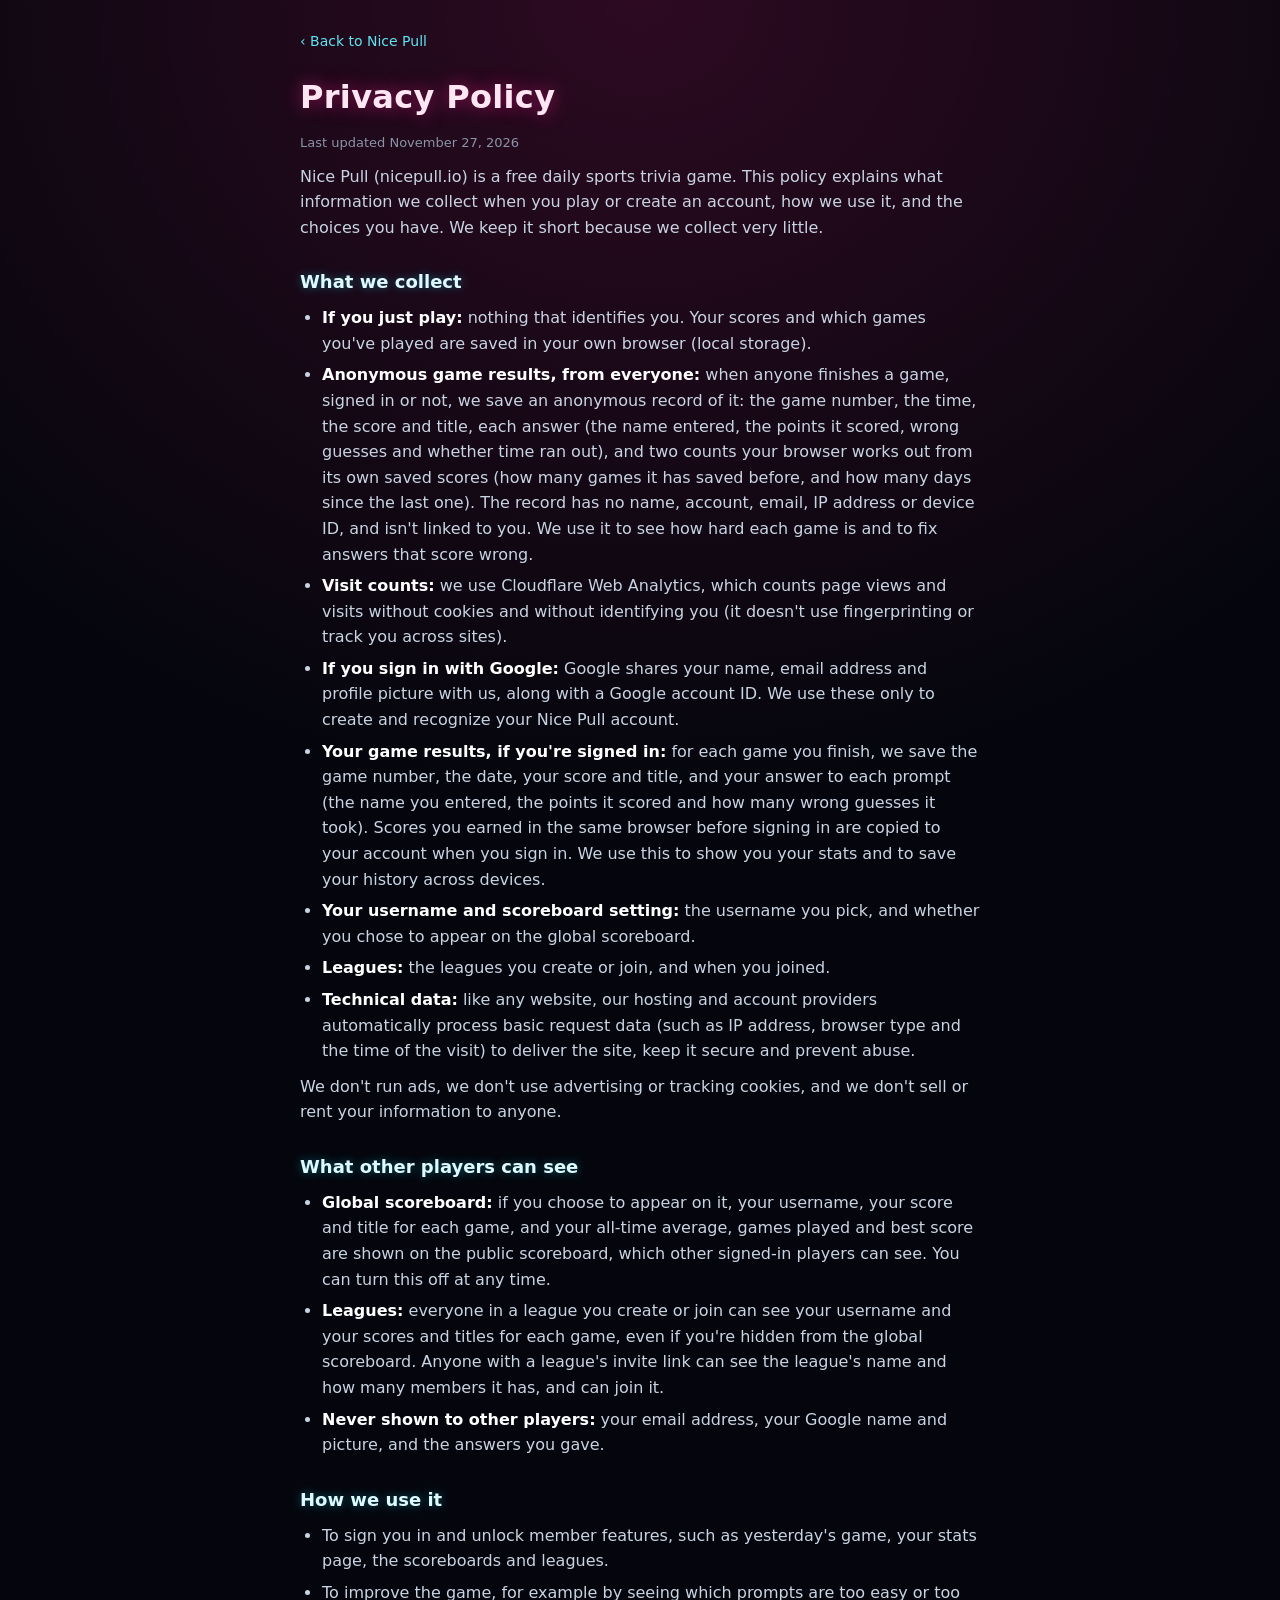
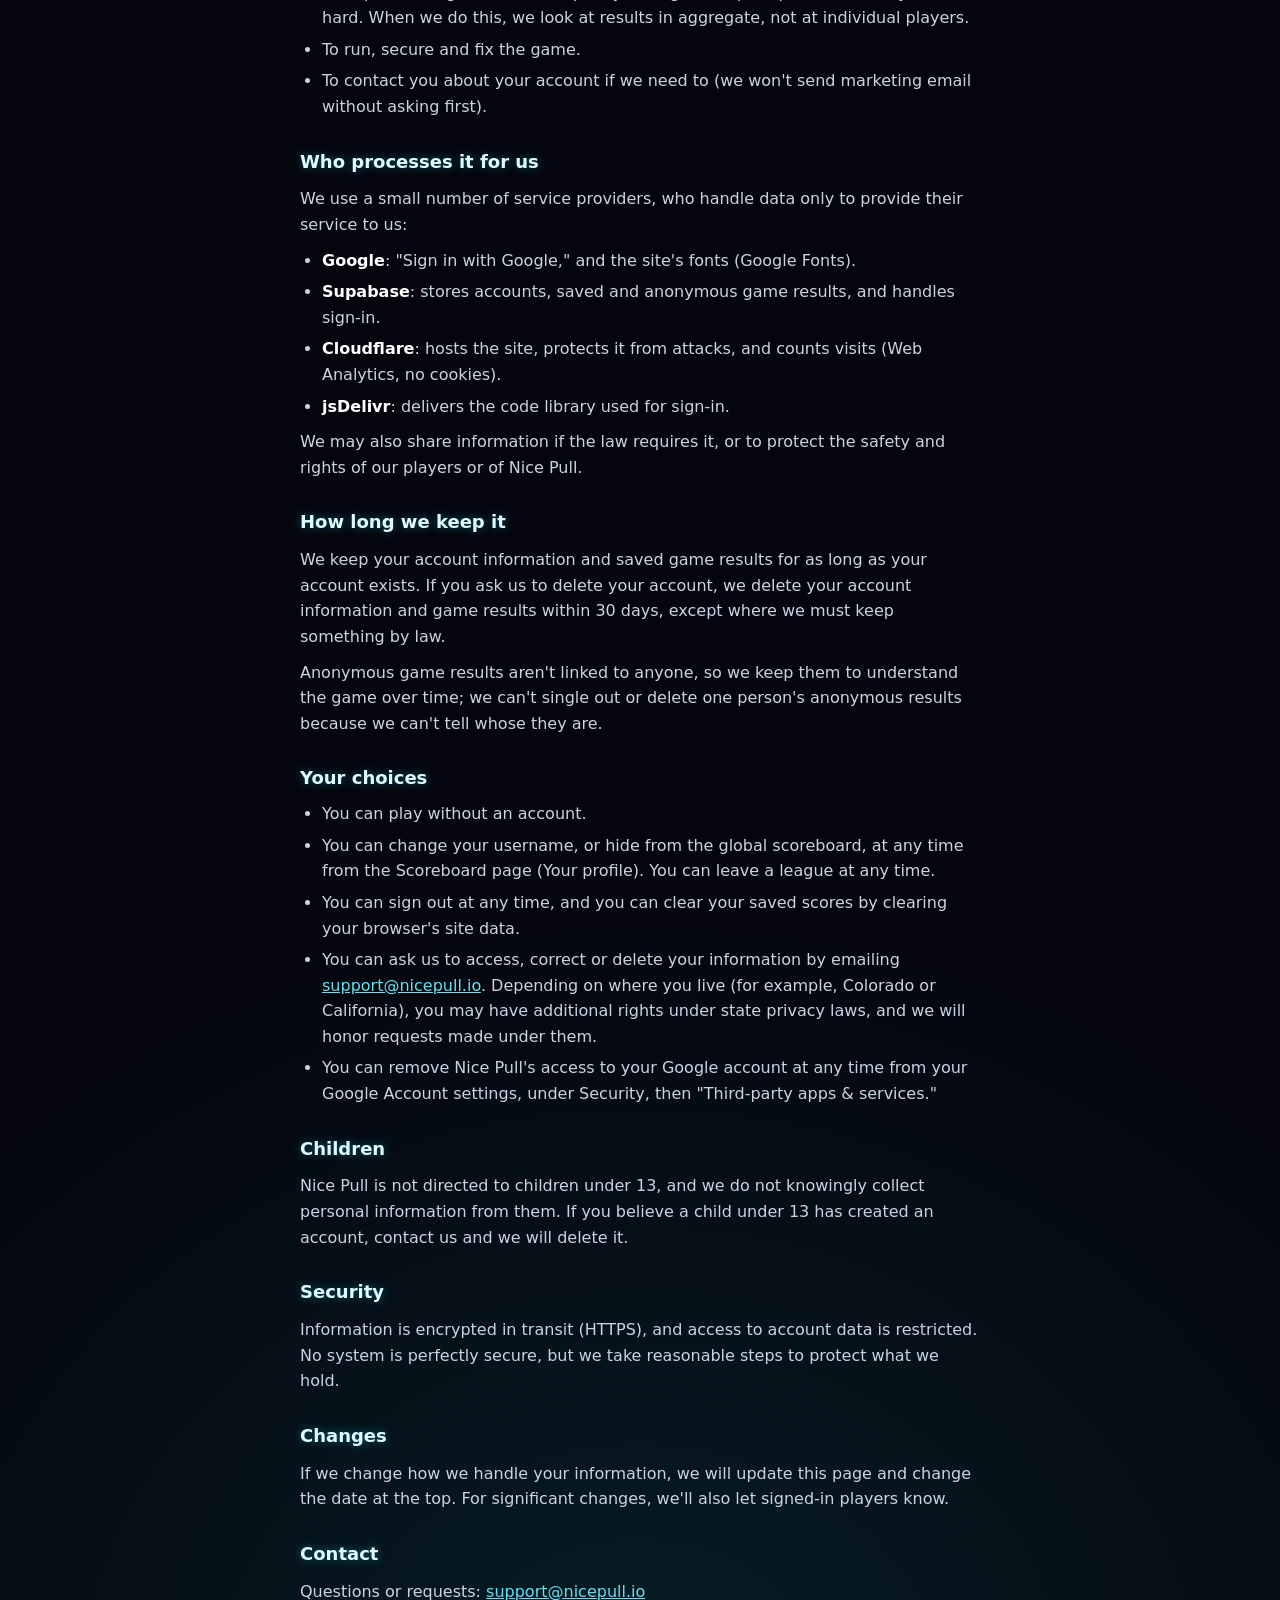
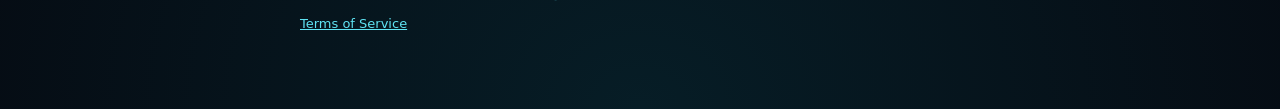
<file: privacy.html>
<!DOCTYPE html>
<html lang="en">
<head>
<meta charset="UTF-8">
<meta name="viewport" content="width=device-width, initial-scale=1">
<title>Privacy Policy · Nice Pull</title>
<link rel="stylesheet" href="/legal.css">
</head>
<body>
<main>
  <a class="back" href="/">‹ Back to Nice Pull</a>
  <h1>Privacy Policy</h1>
  <p class="meta">Last updated November 27, 2026</p>

  <p>Nice Pull (nicepull.io) is a free daily sports trivia game. This policy explains what information we collect when you play or create an account, how we use it, and the choices you have. We keep it short because we collect very little.</p>

  <h2>What we collect</h2>
  <ul>
    <li><b>If you just play:</b> nothing that identifies you. Your scores and which games you've played are saved in your own browser (local storage).</li>
    <li><b>Anonymous game results, from everyone:</b> when anyone finishes a game, signed in or not, we save an anonymous record of it: the game number, the time, the score and title, each answer (the name entered, the points it scored, wrong guesses and whether time ran out), and two counts your browser works out from its own saved scores (how many games it has saved before, and how many days since the last one). The record has no name, account, email, IP address or device ID, and isn't linked to you. We use it to see how hard each game is and to fix answers that score wrong.</li>
    <li><b>Visit counts:</b> we use Cloudflare Web Analytics, which counts page views and visits without cookies and without identifying you (it doesn't use fingerprinting or track you across sites).</li>
    <li><b>If you sign in with Google:</b> Google shares your name, email address and profile picture with us, along with a Google account ID. We use these only to create and recognize your Nice Pull account.</li>
    <li><b>Your game results, if you're signed in:</b> for each game you finish, we save the game number, the date, your score and title, and your answer to each prompt (the name you entered, the points it scored and how many wrong guesses it took). Scores you earned in the same browser before signing in are copied to your account when you sign in. We use this to show you your stats and to save your history across devices.</li>
    <li><b>Your username and scoreboard setting:</b> the username you pick, and whether you chose to appear on the global scoreboard.</li>
    <li><b>Leagues:</b> the leagues you create or join, and when you joined.</li>
    <li><b>Technical data:</b> like any website, our hosting and account providers automatically process basic request data (such as IP address, browser type and the time of the visit) to deliver the site, keep it secure and prevent abuse.</li>
  </ul>
  <p>We don't run ads, we don't use advertising or tracking cookies, and we don't sell or rent your information to anyone.</p>

  <h2>What other players can see</h2>
  <ul>
    <li><b>Global scoreboard:</b> if you choose to appear on it, your username, your score and title for each game, and your all-time average, games played and best score are shown on the public scoreboard, which other signed-in players can see. You can turn this off at any time.</li>
    <li><b>Leagues:</b> everyone in a league you create or join can see your username and your scores and titles for each game, even if you're hidden from the global scoreboard. Anyone with a league's invite link can see the league's name and how many members it has, and can join it.</li>
    <li><b>Never shown to other players:</b> your email address, your Google name and picture, and the answers you gave.</li>
  </ul>

  <h2>How we use it</h2>
  <ul>
    <li>To sign you in and unlock member features, such as yesterday's game, your stats page, the scoreboards and leagues.</li>
    <li>To improve the game, for example by seeing which prompts are too easy or too hard. When we do this, we look at results in aggregate, not at individual players.</li>
    <li>To run, secure and fix the game.</li>
    <li>To contact you about your account if we need to (we won't send marketing email without asking first).</li>
  </ul>

  <h2>Who processes it for us</h2>
  <p>We use a small number of service providers, who handle data only to provide their service to us:</p>
  <ul>
    <li><b>Google</b>: "Sign in with Google," and the site's fonts (Google Fonts).</li>
    <li><b>Supabase</b>: stores accounts, saved and anonymous game results, and handles sign-in.</li>
    <li><b>Cloudflare</b>: hosts the site, protects it from attacks, and counts visits (Web Analytics, no cookies).</li>
    <li><b>jsDelivr</b>: delivers the code library used for sign-in.</li>
  </ul>
  <p>We may also share information if the law requires it, or to protect the safety and rights of our players or of Nice Pull.</p>

  <h2>How long we keep it</h2>
  <p>We keep your account information and saved game results for as long as your account exists. If you ask us to delete your account, we delete your account information and game results within 30 days, except where we must keep something by law.</p>
  <p>Anonymous game results aren't linked to anyone, so we keep them to understand the game over time; we can't single out or delete one person's anonymous results because we can't tell whose they are.</p>

  <h2>Your choices</h2>
  <ul>
    <li>You can play without an account.</li>
    <li>You can change your username, or hide from the global scoreboard, at any time from the Scoreboard page (Your profile). You can leave a league at any time.</li>
    <li>You can sign out at any time, and you can clear your saved scores by clearing your browser's site data.</li>
    <li>You can ask us to access, correct or delete your information by emailing <a href="mailto:support@nicepull.io">support@nicepull.io</a>. Depending on where you live (for example, Colorado or California), you may have additional rights under state privacy laws, and we will honor requests made under them.</li>
    <li>You can remove Nice Pull's access to your Google account at any time from your Google Account settings, under Security, then "Third-party apps & services."</li>
  </ul>

  <h2>Children</h2>
  <p>Nice Pull is not directed to children under 13, and we do not knowingly collect personal information from them. If you believe a child under 13 has created an account, contact us and we will delete it.</p>

  <h2>Security</h2>
  <p>Information is encrypted in transit (HTTPS), and access to account data is restricted. No system is perfectly secure, but we take reasonable steps to protect what we hold.</p>

  <h2>Changes</h2>
  <p>If we change how we handle your information, we will update this page and change the date at the top. For significant changes, we'll also let signed-in players know.</p>

  <h2>Contact</h2>
  <p>Questions or requests: <a href="mailto:support@nicepull.io">support@nicepull.io</a></p>

  <p class="meta"><a href="/terms">Terms of Service</a></p>
</main>
</body>
</html>
</file>
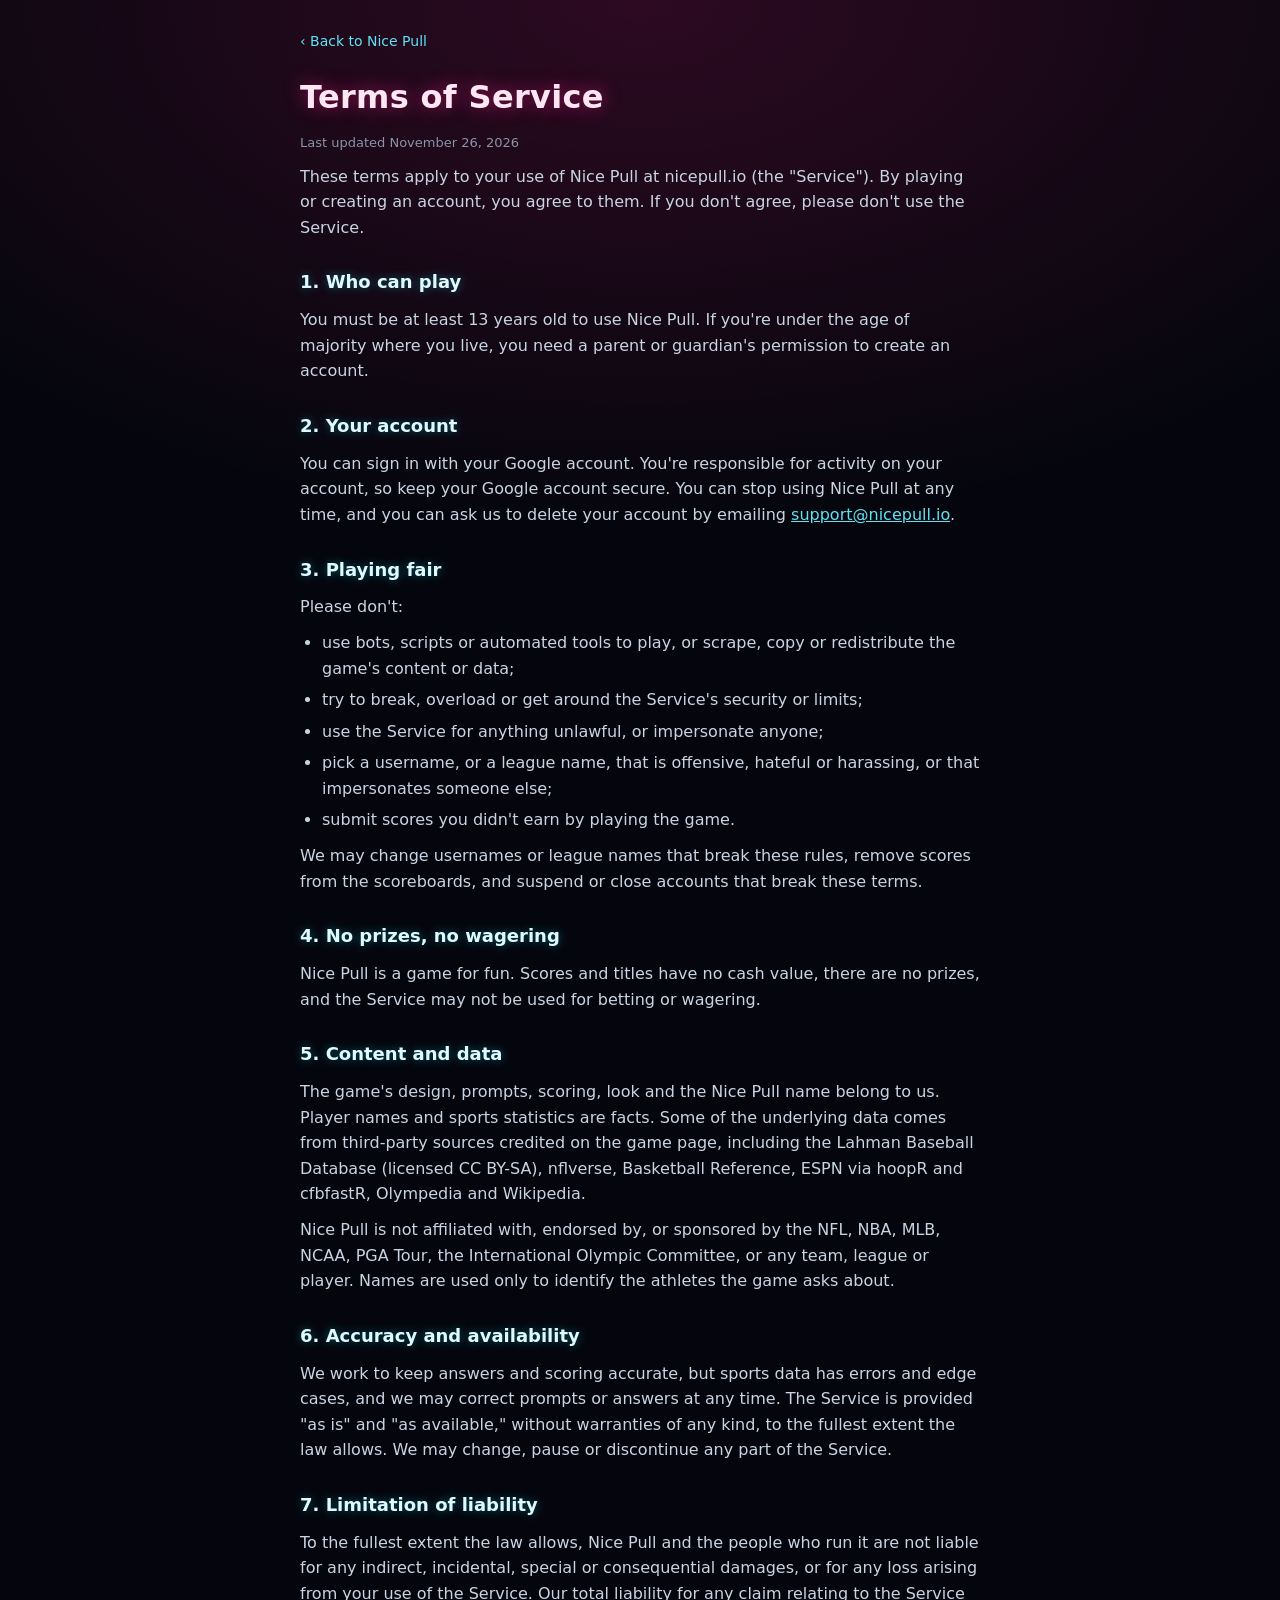
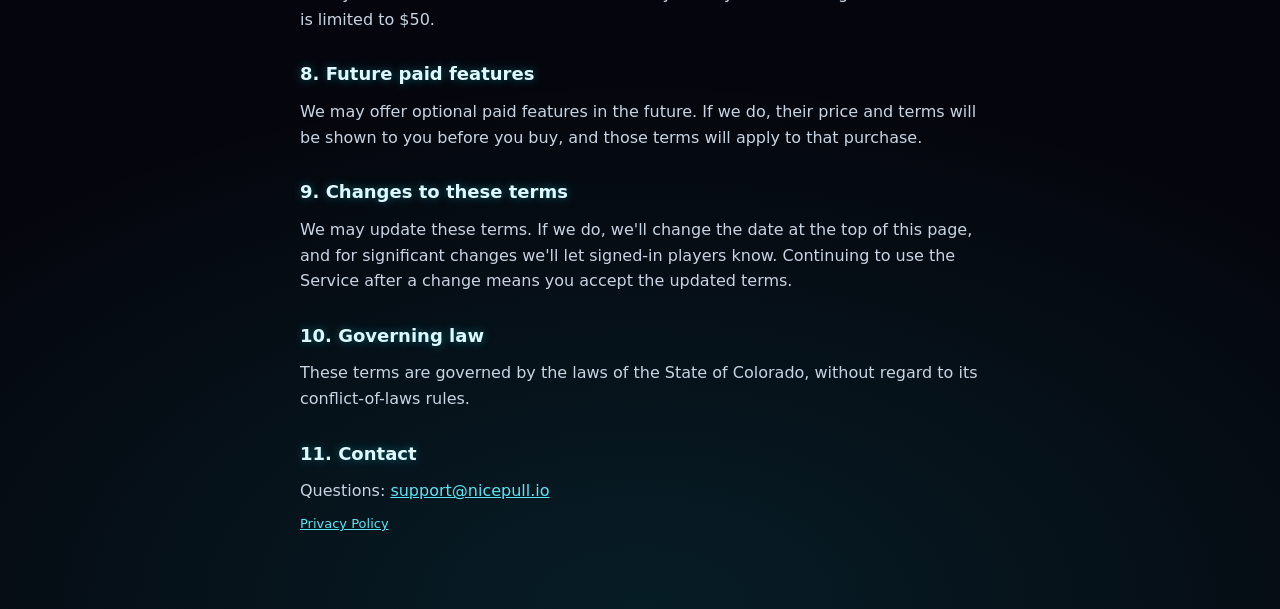
<file: terms.html>
<!DOCTYPE html>
<html lang="en">
<head>
<meta charset="UTF-8">
<meta name="viewport" content="width=device-width, initial-scale=1">
<title>Terms of Service · Nice Pull</title>
<link rel="stylesheet" href="/legal.css">
</head>
<body>
<main>
  <a class="back" href="/">‹ Back to Nice Pull</a>
  <h1>Terms of Service</h1>
  <p class="meta">Last updated November 26, 2026</p>

  <p>These terms apply to your use of Nice Pull at nicepull.io (the "Service"). By playing or creating an account, you agree to them. If you don't agree, please don't use the Service.</p>

  <h2>1. Who can play</h2>
  <p>You must be at least 13 years old to use Nice Pull. If you're under the age of majority where you live, you need a parent or guardian's permission to create an account.</p>

  <h2>2. Your account</h2>
  <p>You can sign in with your Google account. You're responsible for activity on your account, so keep your Google account secure. You can stop using Nice Pull at any time, and you can ask us to delete your account by emailing <a href="mailto:support@nicepull.io">support@nicepull.io</a>.</p>

  <h2>3. Playing fair</h2>
  <p>Please don't:</p>
  <ul>
    <li>use bots, scripts or automated tools to play, or scrape, copy or redistribute the game's content or data;</li>
    <li>try to break, overload or get around the Service's security or limits;</li>
    <li>use the Service for anything unlawful, or impersonate anyone;</li>
    <li>pick a username, or a league name, that is offensive, hateful or harassing, or that impersonates someone else;</li>
    <li>submit scores you didn't earn by playing the game.</li>
  </ul>
  <p>We may change usernames or league names that break these rules, remove scores from the scoreboards, and suspend or close accounts that break these terms.</p>

  <h2>4. No prizes, no wagering</h2>
  <p>Nice Pull is a game for fun. Scores and titles have no cash value, there are no prizes, and the Service may not be used for betting or wagering.</p>

  <h2>5. Content and data</h2>
  <p>The game's design, prompts, scoring, look and the Nice Pull name belong to us. Player names and sports statistics are facts. Some of the underlying data comes from third-party sources credited on the game page, including the Lahman Baseball Database (licensed CC BY-SA), nflverse, Basketball Reference, ESPN via hoopR and cfbfastR, Olympedia and Wikipedia.</p>
  <p>Nice Pull is not affiliated with, endorsed by, or sponsored by the NFL, NBA, MLB, NCAA, PGA Tour, the International Olympic Committee, or any team, league or player. Names are used only to identify the athletes the game asks about.</p>

  <h2>6. Accuracy and availability</h2>
  <p>We work to keep answers and scoring accurate, but sports data has errors and edge cases, and we may correct prompts or answers at any time. The Service is provided "as is" and "as available," without warranties of any kind, to the fullest extent the law allows. We may change, pause or discontinue any part of the Service.</p>

  <h2>7. Limitation of liability</h2>
  <p>To the fullest extent the law allows, Nice Pull and the people who run it are not liable for any indirect, incidental, special or consequential damages, or for any loss arising from your use of the Service. Our total liability for any claim relating to the Service is limited to $50.</p>

  <h2>8. Future paid features</h2>
  <p>We may offer optional paid features in the future. If we do, their price and terms will be shown to you before you buy, and those terms will apply to that purchase.</p>

  <h2>9. Changes to these terms</h2>
  <p>We may update these terms. If we do, we'll change the date at the top of this page, and for significant changes we'll let signed-in players know. Continuing to use the Service after a change means you accept the updated terms.</p>

  <h2>10. Governing law</h2>
  <p>These terms are governed by the laws of the State of Colorado, without regard to its conflict-of-laws rules.</p>

  <h2>11. Contact</h2>
  <p>Questions: <a href="mailto:support@nicepull.io">support@nicepull.io</a></p>

  <p class="meta"><a href="/privacy">Privacy Policy</a></p>
</main>
</body>
</html>
</file>
<file: legal.css>
*{box-sizing:border-box;margin:0;padding:0}
html,body{background:#05060d;color:#e8ecf4;font-family:system-ui,-apple-system,"Segoe UI",Inter,sans-serif;line-height:1.6}
body{background:radial-gradient(120% 40% at 50% 0%,rgba(255,31,142,.16),transparent 60%),radial-gradient(120% 40% at 50% 100%,rgba(18,196,220,.12),transparent 60%),#05060d;min-height:100vh}
main{max-width:720px;margin:0 auto;padding:28px 20px 64px}
h1{font-size:32px;letter-spacing:.01em;margin:18px 0 4px;color:#ffe6f3;text-shadow:0 0 18px rgba(255,31,142,.55)}
h2{font-size:18px;margin:28px 0 8px;color:#dffaff;text-shadow:0 0 10px rgba(18,196,220,.45)}
p,li{font-size:16px;color:#c9d4e3}
p{margin:10px 0}
ul{margin:8px 0 8px 22px}
li{margin:6px 0}
b{color:#fff}
a{color:#5fe3f2}
.back{display:inline-block;font-size:14px;text-decoration:none}
.meta{font-size:13px;color:#8b93a7}
</file>
